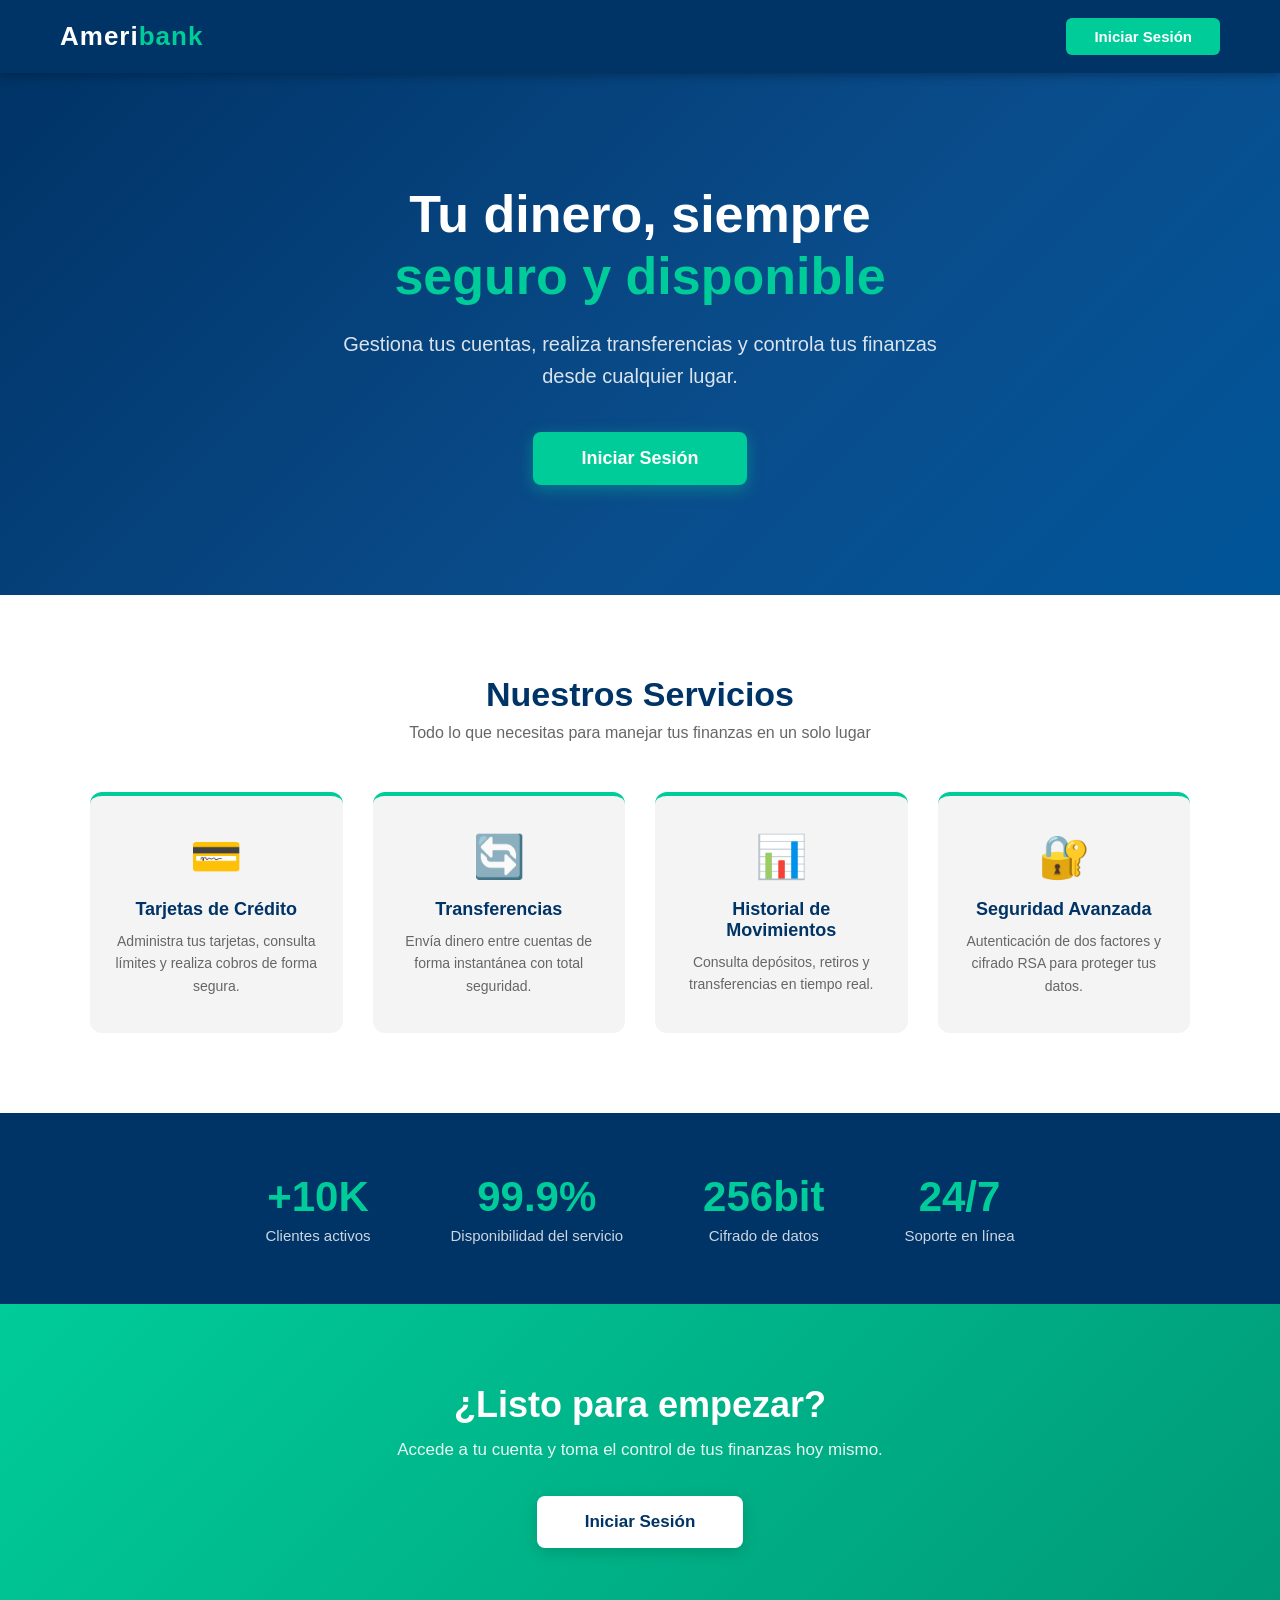
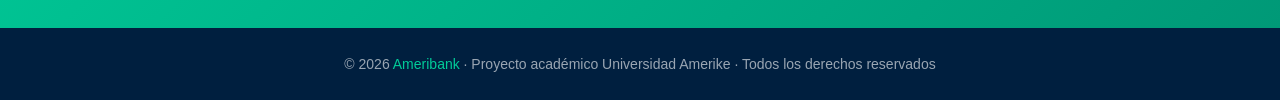
<file: src/main/resources/static/index.html>
<!DOCTYPE html>
<html lang="es">
<head>
    <meta charset="UTF-8">
    <meta name="viewport" content="width=device-width, initial-scale=1.0">
    <title>Ameribank - Tu banco de confianza</title>
    <style>
        * { margin: 0; padding: 0; box-sizing: border-box; }

        body {
            font-family: 'Segoe UI', Tahoma, Geneva, Verdana, sans-serif;
            background: #f4f4f4;
            color: #333;
        }

        /* NAV */
        nav {
            background: #003366;
            display: flex;
            justify-content: space-between;
            align-items: center;
            padding: 18px 60px;
            position: sticky;
            top: 0;
            z-index: 100;
            box-shadow: 0 2px 10px rgba(0,0,0,0.3);
        }
        .nav-logo {
            font-size: 26px;
            font-weight: 700;
            color: white;
            letter-spacing: 1px;
        }
        .nav-logo span { color: #00cc99; }
        .btn-login {
            background: #00cc99;
            color: white;
            padding: 10px 28px;
            border-radius: 6px;
            text-decoration: none;
            font-weight: 600;
            font-size: 15px;
            transition: background 0.2s;
        }
        .btn-login:hover { background: #009977; }

        /* HERO */
        .hero {
            background: linear-gradient(135deg, #003366 0%, #0a4d8c 60%, #005599 100%);
            color: white;
            padding: 110px 60px;
            text-align: center;
        }
        .hero h1 {
            font-size: 52px;
            font-weight: 700;
            margin-bottom: 20px;
            line-height: 1.2;
        }
        .hero h1 span { color: #00cc99; }
        .hero p {
            font-size: 20px;
            color: rgba(255,255,255,0.85);
            max-width: 600px;
            margin: 0 auto 40px auto;
            line-height: 1.6;
        }
        .btn-hero {
            background: #00cc99;
            color: white;
            padding: 16px 48px;
            border-radius: 8px;
            text-decoration: none;
            font-size: 18px;
            font-weight: 700;
            display: inline-block;
            transition: background 0.2s, transform 0.2s;
            box-shadow: 0 4px 15px rgba(0,204,153,0.4);
        }
        .btn-hero:hover { background: #009977; transform: translateY(-2px); }

        /* SERVICIOS */
        .servicios {
            padding: 80px 60px;
            text-align: center;
            background: white;
        }
        .servicios h2 {
            font-size: 34px;
            color: #003366;
            margin-bottom: 10px;
        }
        .servicios .subtitulo {
            color: #666;
            font-size: 16px;
            margin-bottom: 50px;
        }
        .cards {
            display: grid;
            grid-template-columns: repeat(auto-fit, minmax(220px, 1fr));
            gap: 30px;
            max-width: 1100px;
            margin: 0 auto;
        }
        .card {
            background: #f4f4f4;
            border-radius: 12px;
            padding: 36px 24px;
            border-top: 4px solid #00cc99;
            transition: transform 0.2s, box-shadow 0.2s;
        }
        .card:hover { transform: translateY(-5px); box-shadow: 0 8px 24px rgba(0,0,0,0.1); }
        .card-icon {
            font-size: 42px;
            margin-bottom: 18px;
        }
        .card h3 { color: #003366; font-size: 18px; margin-bottom: 10px; }
        .card p { color: #666; font-size: 14px; line-height: 1.6; }

        /* STATS */
        .stats {
            background: #003366;
            color: white;
            padding: 60px;
            display: flex;
            justify-content: center;
            gap: 80px;
            flex-wrap: wrap;
            text-align: center;
        }
        .stat-item h3 { font-size: 42px; font-weight: 700; color: #00cc99; }
        .stat-item p { font-size: 15px; color: rgba(255,255,255,0.8); margin-top: 6px; }

        /* CTA */
        .cta {
            background: linear-gradient(135deg, #00cc99 0%, #009977 100%);
            padding: 80px 60px;
            text-align: center;
            color: white;
        }
        .cta h2 { font-size: 36px; font-weight: 700; margin-bottom: 14px; }
        .cta p { font-size: 17px; margin-bottom: 36px; opacity: 0.9; }
        .btn-cta {
            background: white;
            color: #003366;
            padding: 16px 48px;
            border-radius: 8px;
            text-decoration: none;
            font-size: 17px;
            font-weight: 700;
            display: inline-block;
            transition: transform 0.2s, box-shadow 0.2s;
            box-shadow: 0 4px 15px rgba(0,0,0,0.15);
        }
        .btn-cta:hover { transform: translateY(-2px); box-shadow: 0 8px 24px rgba(0,0,0,0.2); }

        /* FOOTER */
        footer {
            background: #001f3f;
            color: rgba(255,255,255,0.6);
            text-align: center;
            padding: 28px 20px;
            font-size: 14px;
        }
        footer span { color: #00cc99; }
    </style>
</head>
<body>

<!-- NAV -->
<nav>
    <div class="nav-logo">Ameri<span>bank</span></div>
    <a href="login.html" class="btn-login">Iniciar Sesión</a>
</nav>

<!-- HERO -->
<section class="hero">
    <h1>Tu dinero, siempre<br><span>seguro y disponible</span></h1>
    <p>Gestiona tus cuentas, realiza transferencias y controla tus finanzas desde cualquier lugar.</p>
    <a href="login.html" class="btn-hero">Iniciar Sesión</a>
</section>

<!-- SERVICIOS -->
<section class="servicios">
    <h2>Nuestros Servicios</h2>
    <p class="subtitulo">Todo lo que necesitas para manejar tus finanzas en un solo lugar</p>
    <div class="cards">
        <div class="card">
            <div class="card-icon">💳</div>
            <h3>Tarjetas de Crédito</h3>
            <p>Administra tus tarjetas, consulta límites y realiza cobros de forma segura.</p>
        </div>
        <div class="card">
            <div class="card-icon">🔄</div>
            <h3>Transferencias</h3>
            <p>Envía dinero entre cuentas de forma instantánea con total seguridad.</p>
        </div>
        <div class="card">
            <div class="card-icon">📊</div>
            <h3>Historial de Movimientos</h3>
            <p>Consulta depósitos, retiros y transferencias en tiempo real.</p>
        </div>
        <div class="card">
            <div class="card-icon">🔐</div>
            <h3>Seguridad Avanzada</h3>
            <p>Autenticación de dos factores y cifrado RSA para proteger tus datos.</p>
        </div>
    </div>
</section>

<!-- STATS -->
<section class="stats">
    <div class="stat-item">
        <h3>+10K</h3>
        <p>Clientes activos</p>
    </div>
    <div class="stat-item">
        <h3>99.9%</h3>
        <p>Disponibilidad del servicio</p>
    </div>
    <div class="stat-item">
        <h3>256bit</h3>
        <p>Cifrado de datos</p>
    </div>
    <div class="stat-item">
        <h3>24/7</h3>
        <p>Soporte en línea</p>
    </div>
</section>

<!-- CTA -->
<section class="cta">
    <h2>¿Listo para empezar?</h2>
    <p>Accede a tu cuenta y toma el control de tus finanzas hoy mismo.</p>
    <a href="login.html" class="btn-cta">Iniciar Sesión</a>
</section>

<!-- FOOTER -->
<footer>
    <p>&copy; 2026 <span>Ameribank</span> · Proyecto académico Universidad Amerike · Todos los derechos reservados</p>
</footer>

</body>
</html>
</file>
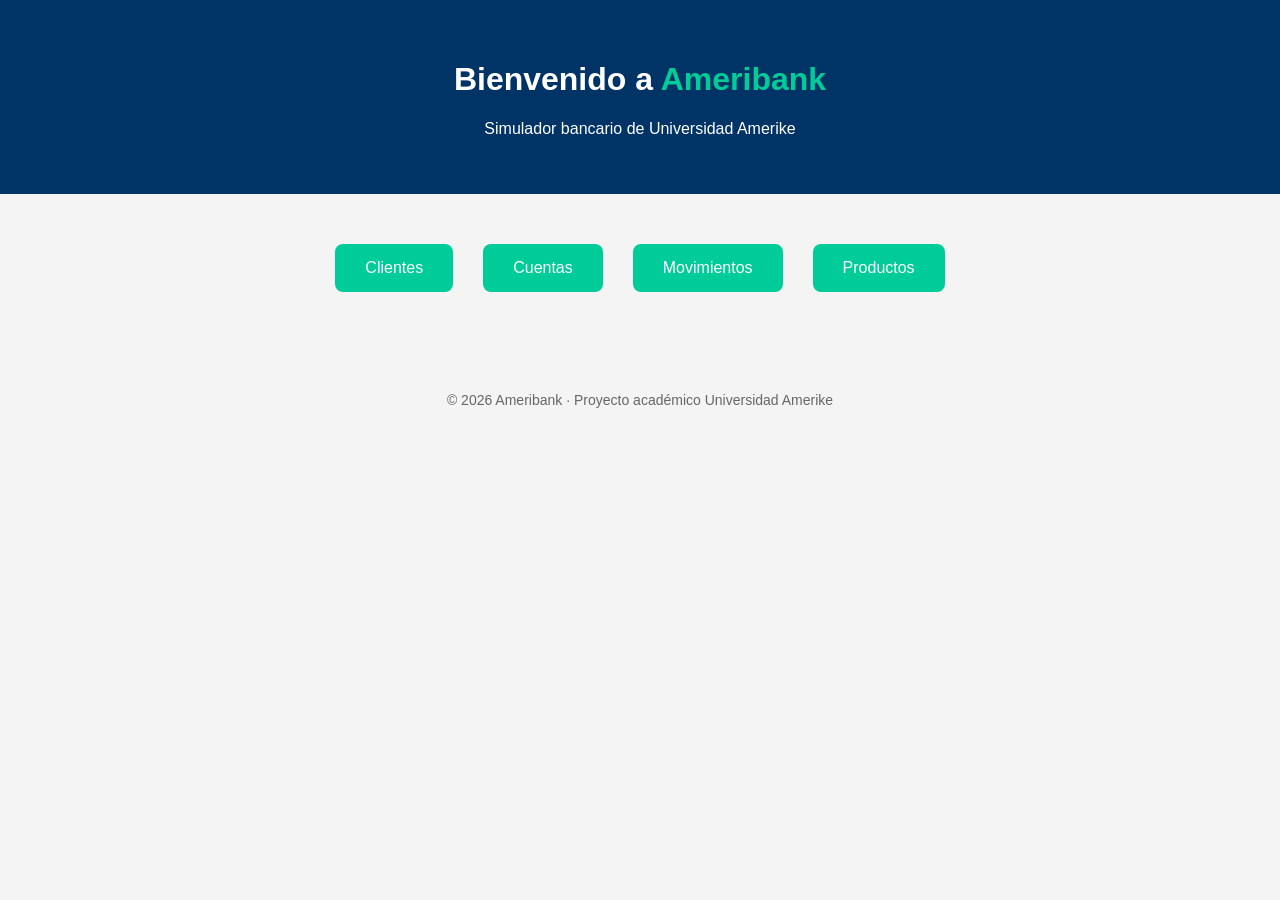
<file: src/main/resources/static/indexAdm.html>
<!DOCTYPE html>
<html lang="es">
<head>
    <meta charset="UTF-8">
    <title>Ameribank - Banca en Línea</title>
    <link rel="stylesheet" href="css/style.css">
</head>
<body>
<header>
    <h1>Bienvenido a <span class="brand">Ameribank</span></h1>
    <p>Simulador bancario de Universidad Amerike</p>
</header>

<main>
    <div class="menu">
        <a href="registro_cliente.html" class="btn">Clientes</a>
        <a href="registro_cuentas.html" class="btn">Cuentas</a>
        <a href="movimientos.html" class="btn">Movimientos</a>
        <a href="registro_producto.html" class="btn">Productos</a>
    </div>
</main>

<footer>
    <p>&copy; 2026 Ameribank · Proyecto académico Universidad Amerike</p>
</footer>
</body>
</html>
</file>
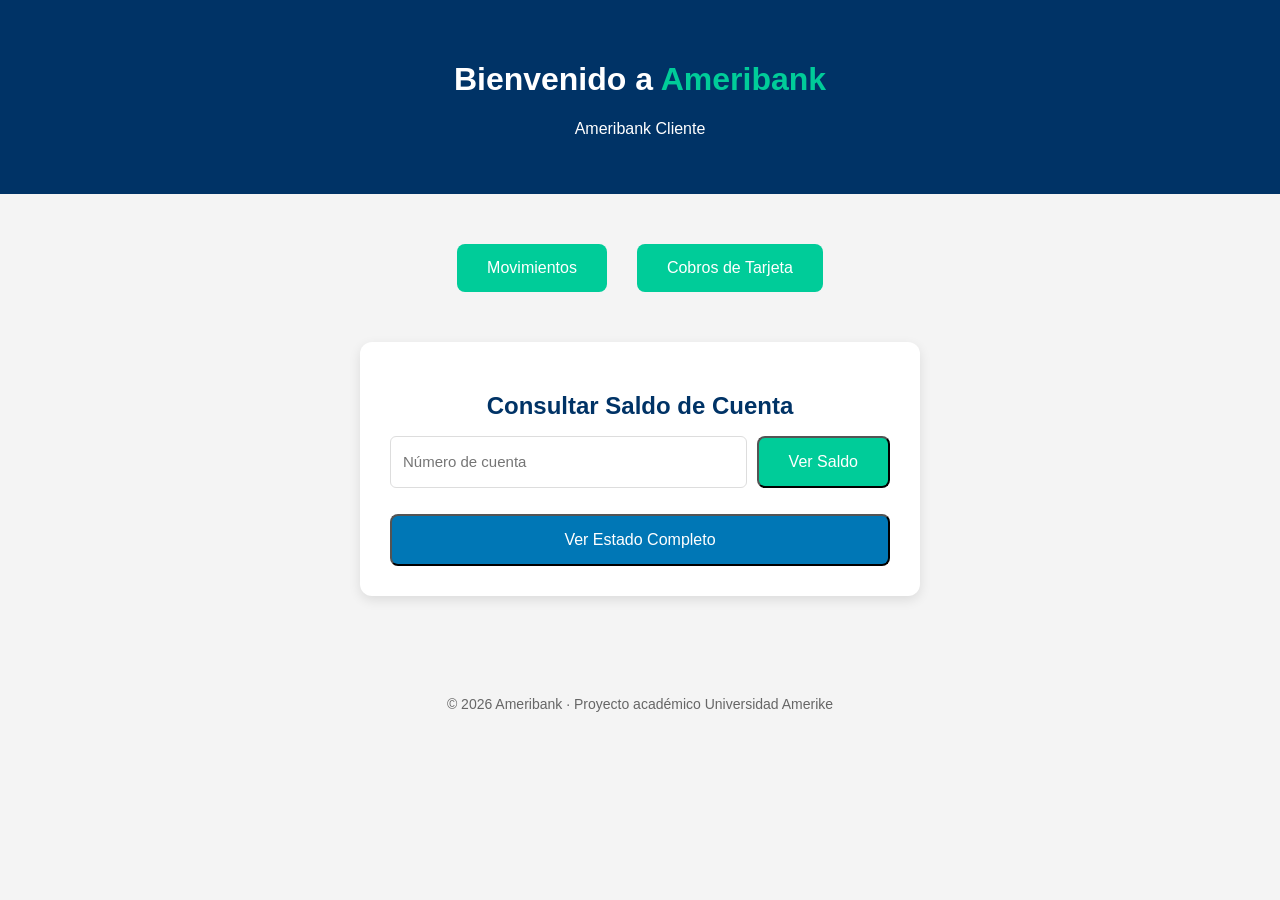
<file: src/main/resources/static/indexCli.html>
<!DOCTYPE html>
<html lang="es">
<head>
    <meta charset="UTF-8">
    <title>Ameribank - Banca en Línea</title>
    <link rel="stylesheet" href="css/style.css">
</head>
<body>
<header>
    <h1>Bienvenido a <span class="brand">Ameribank</span></h1>
    <p>Ameribank Cliente</p>
</header>

<main>
    <div class="menu">
        <a href="movimientos.html" class="btn">Movimientos</a>
        <a href="cobros.html" class="btn">Cobros de Tarjeta</a>
    </div>

    <section style="max-width:500px; margin:30px auto; background:white; padding:30px; border-radius:12px; box-shadow:0 4px 12px rgba(0,0,0,0.1);">
        <h2 style="color:#003366; margin-bottom:16px;">Consultar Saldo de Cuenta</h2>
        <div style="display:flex; gap:10px; margin-bottom:16px;">
            <input id="inputCuenta" type="text" placeholder="Número de cuenta" required
                   style="flex:1; padding:12px; border:1px solid #ddd; border-radius:6px; font-size:15px;">
            <button onclick="consultarSaldo()" class="btn" style="white-space:nowrap;">Ver Saldo</button>
        </div>
        <div id="resultadoSaldo" style="padding:14px; border-radius:8px; display:none;"></div>
        <button onclick="consultarEstado()" class="btn" style="width:100%; margin-top:10px; background:#0077b6;">Ver Estado Completo</button>
        <pre id="resultadoEstado" style="display:none; margin-top:14px; background:#f8f9fa; padding:14px; border-radius:8px; white-space:pre-wrap; font-size:14px;"></pre>
    </section>
</main>

<script>
    async function consultarSaldo() {
        const num = document.getElementById('inputCuenta').value.trim();
        if (!num) return;
        const div = document.getElementById('resultadoSaldo');
        try {
            const r = await fetch(`/api/cuentas/saldo?numeroCuenta=${encodeURIComponent(num)}`);
            const txt = await r.text();
            div.textContent = txt;
            div.style.display = 'block';
            div.style.background = r.ok ? '#d4edda' : '#f8d7da';
            div.style.color = r.ok ? '#155724' : '#721c24';
        } catch {
            div.textContent = 'Error de conexión';
            div.style.display = 'block';
            div.style.background = '#f8d7da';
            div.style.color = '#721c24';
        }
    }

    async function consultarEstado() {
        const num = document.getElementById('inputCuenta').value.trim();
        if (!num) return;
        const pre = document.getElementById('resultadoEstado');
        try {
            const r = await fetch(`/api/cuentas/estado?numeroCuenta=${encodeURIComponent(num)}`);
            pre.textContent = await r.text();
            pre.style.display = 'block';
        } catch {
            pre.textContent = 'Error de conexión';
            pre.style.display = 'block';
        }
    }
</script>

<footer>
    <p>&copy; 2026 Ameribank · Proyecto académico Universidad Amerike</p>
</footer>
</body>
</html>
</file>
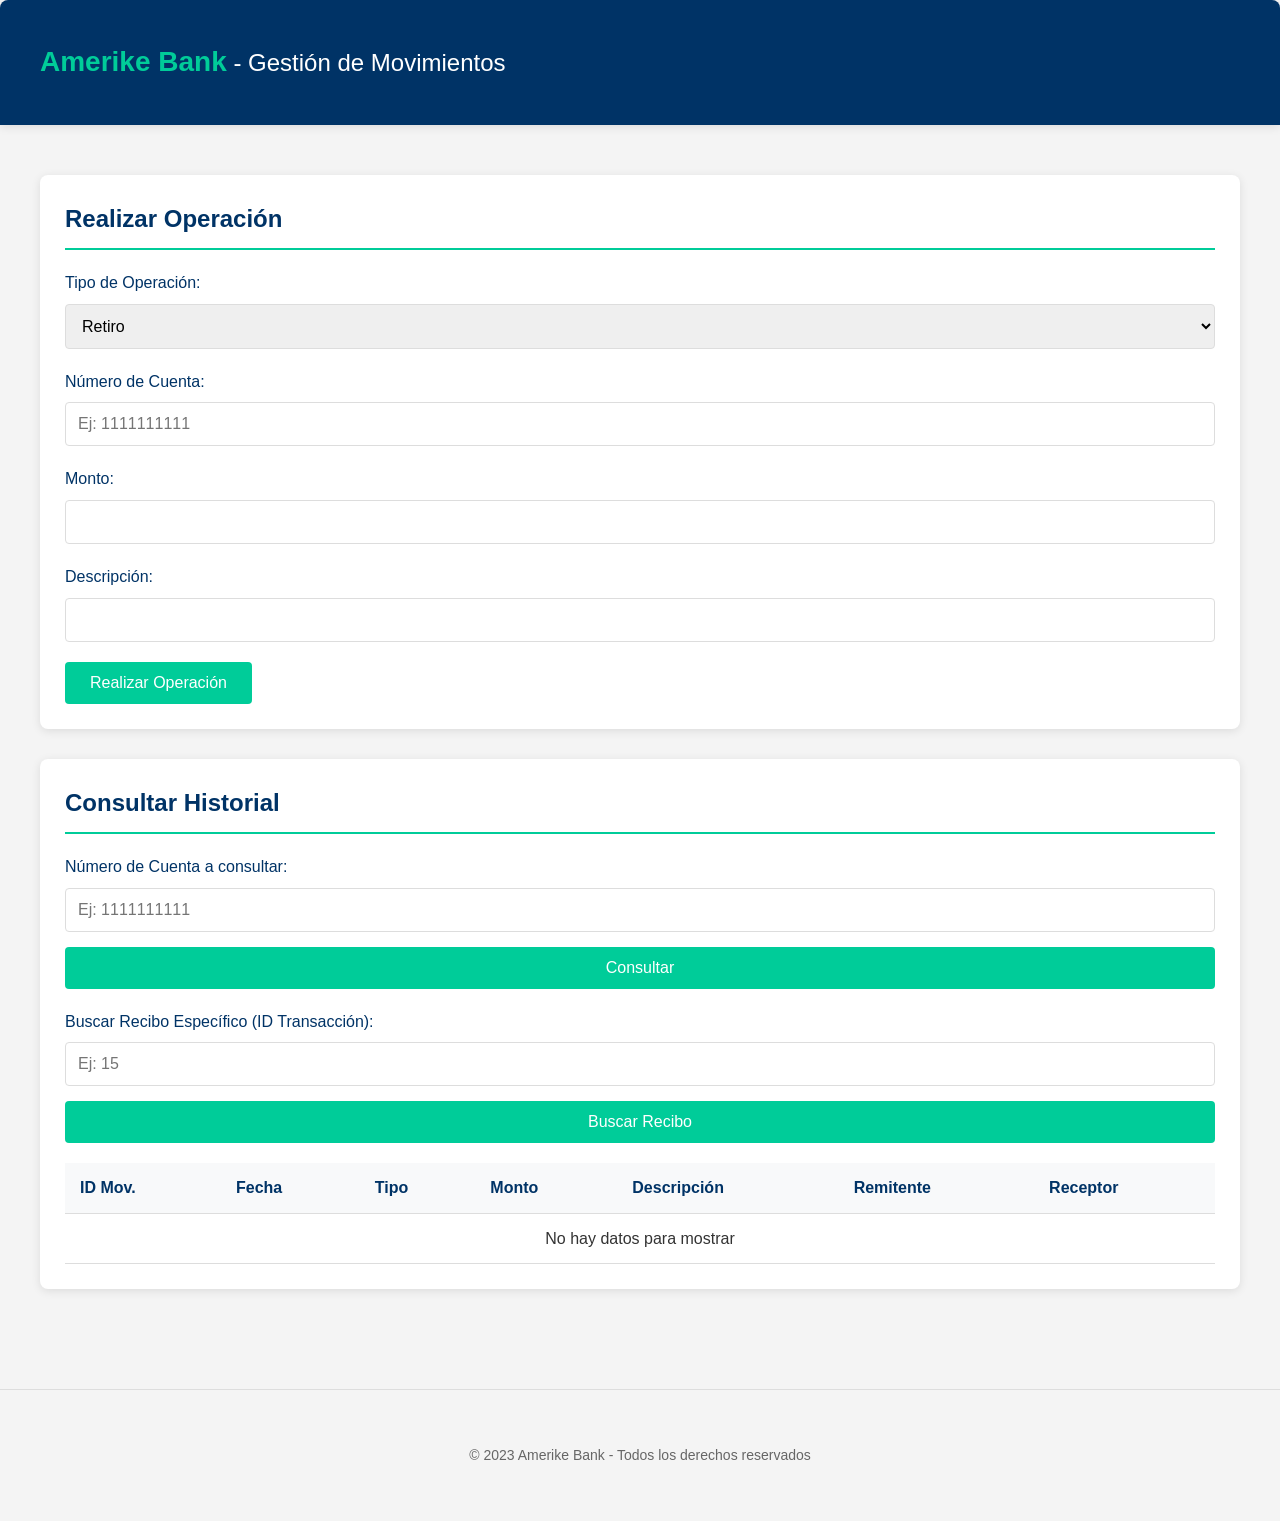
<file: src/main/resources/static/movimientos.html>
<!DOCTYPE html>
<html lang="es">
<head>
    <meta charset="UTF-8">
    <meta name="viewport" content="width=device-width, initial-scale=1.0">
    <title>Gestión de Movimientos - Amerike Bank</title>
    <style>
        body {
            font-family: 'Segoe UI', Tahoma, Geneva, Verdana, sans-serif;
            background-color: #f4f4f4;
            margin: 0;
            padding: 0;
            color: #333;
            line-height: 1.6;
        }

        .container {
            max-width: 1200px;
            margin: 0 auto;
            padding: 20px;
        }

        header {
            background-color: #003366;
            color: white;
            padding: 20px 0;
            border-radius: 8px 8px 0 0;
            margin-bottom: 30px;
            box-shadow: 0 2px 10px rgba(0, 0, 0, 0.1);
        }

        .brand {
            color: #00cc99;
            font-weight: bold;
            font-size: 28px;
        }

        h1 {
            margin: 0;
            font-size: 24px;
            font-weight: 500;
        }

        h2 {
            color: #003366;
            border-bottom: 2px solid #00cc99;
            padding-bottom: 10px;
            margin-top: 30px;
        }

        .card {
            background-color: white;
            border-radius: 8px;
            box-shadow: 0 2px 10px rgba(0, 0, 0, 0.1);
            padding: 25px;
            margin-bottom: 30px;
        }

        .form-group {
            margin-bottom: 20px;
            text-align: left;
        }

        label {
            display: block;
            margin-bottom: 8px;
            font-weight: 500;
            color: #003366;
        }

        input, select {
            width: 100%;
            padding: 12px;
            border: 1px solid #ddd;
            border-radius: 4px;
            font-size: 16px;
            box-sizing: border-box;
        }

        input:focus, select:focus {
            border-color: #00cc99;
            outline: none;
            box-shadow: 0 0 0 2px rgba(0, 204, 153, 0.2);
        }

        .btn {
            background-color: #00cc99;
            color: white;
            border: none;
            padding: 12px 25px;
            border-radius: 4px;
            font-size: 16px;
            cursor: pointer;
            transition: background-color 0.3s;
            font-weight: 500;
        }

        .btn:hover {
            background-color: #009977;
        }

        .btn-secondary {
            background-color: #6c757d;
        }

        .btn-secondary:hover {
            background-color: #5a6268;
        }

        .btn-group {
            display: flex;
            gap: 10px;
            margin-top: 15px;
        }

        .btn-group .btn {
            flex: 1;
        }

        table {
            width: 100%;
            border-collapse: collapse;
            margin-top: 20px;
        }

        th, td {
            padding: 12px 15px;
            text-align: left;
            border-bottom: 1px solid #ddd;
        }

        th {
            background-color: #f8f9fa;
            color: #003366;
            font-weight: 600;
        }

        tr:hover {
            background-color: #f8f9fa;
        }

        .hidden {
            display: none;
        }

        .alert {
            padding: 15px;
            border-radius: 4px;
            margin-bottom: 20px;
        }

        .alert-success {
            background-color: #d4edda;
            color: #155724;
            border: 1px solid #c3e6cb;
        }

        .alert-error {
            background-color: #f8d7da;
            color: #721c24;
            border: 1px solid #f5c6cb;
        }

        footer {
            margin-top: 50px;
            text-align: center;
            font-size: 14px;
            color: #666;
            padding: 20px 0;
            border-top: 1px solid #ddd;
        }

        .section-title {
            display: flex;
            align-items: center;
            margin-bottom: 20px;
        }

        .section-title h2 {
            margin: 0;
            flex-grow: 1;
        }

        @media (max-width: 768px) {
            .container {
                padding: 10px;
            }

            .card {
                padding: 15px;
            }

            .btn-group {
                flex-direction: column;
            }
        }
    </style>
</head>
<body>
<header>
    <div class="container">
        <h1><span class="brand">Amerike Bank</span> - Gestión de Movimientos</h1>
    </div>
</header>

<div class="container">
    <div class="card">
        <div class="section-title">
            <h2>Realizar Operación</h2>
        </div>

        <form id="movimientoForm">
            <div class="form-group">
                <label for="tipoOperacion">Tipo de Operación:</label>
                <select id="tipoOperacion" name="tipoOperacion">
                    <option value="RETIRO">Retiro</option>
                    <option value="DEPOSITO">Depósito</option>
                    <option value="TRANSFERENCIA">Transferencia</option>
                </select>
            </div>

            <div class="form-group">
                <label for="numeroCuenta" id="labelNumeroCuenta">Número de Cuenta:</label>
                <input type="text" id="numeroCuenta" name="numeroCuenta" placeholder="Ej: 1111111111">
            </div>

            <div class="form-group hidden" id="campoCuentaDestino">
                <label for="cuentaDestino">Cuenta Destino (Número):</label>
                <input type="text" id="cuentaDestino" name="cuentaDestino">
            </div>

            <div class="form-group hidden" id="campoCuentaRemitente">
                <label for="cuentaRemitente">Cuenta Remitente:</label>
                <input type="text" id="cuentaRemitente" name="cuentaRemitente">
            </div>

            <div class="form-group">
                <label for="monto">Monto:</label>
                <input type="text" id="monto" name="monto">
            </div>

            <div class="form-group">
                <label for="descripcion">Descripción:</label>
                <input type="text" id="descripcion" name="descripcion">
            </div>

            <button type="submit" class="btn">Realizar Operación</button>
        </form>
    </div>

    <div class="card">
        <div class="section-title">
            <h2>Consultar Historial</h2>
        </div>

        <div class="form-group">
            <label for="consultaNumeroCuenta">Número de Cuenta a consultar:</label>
            <input type="text" id="consultaNumeroCuenta" placeholder="Ej: 1111111111">
            <div class="btn-group">
                <button id="btnConsultar" class="btn">Consultar</button>
            </div>
        </div>

        <div class="form-group">
            <label for="consultaMovimientoId">Buscar Recibo Específico (ID Transacción):</label>
            <input type="text" id="consultaMovimientoId" placeholder="Ej: 15">
            <div class="btn-group">
                <button id="btnConsultarPorId" class="btn">Buscar Recibo</button>
            </div>
        </div>

        <table>
            <thead>
            <tr>
                <th>ID Mov.</th>
                <th>Fecha</th>
                <th>Tipo</th>
                <th>Monto</th>
                <th>Descripción</th>
                <th>Remitente</th>
                <th>Receptor</th>
            </tr>
            </thead>
            <tbody id="historialBody">
            <tr>
                <td colspan="7" style="text-align: center;">No hay datos para mostrar</td>
            </tr>
            </tbody>
        </table>
    </div>
</div>

<footer>
    <div class="container">
        <p>&copy; 2023 Amerike Bank - Todos los derechos reservados</p>
    </div>
</footer>

<script>
    const tipoOperacionSelect = document.getElementById('tipoOperacion');
    const campoCuentaDestino = document.getElementById('campoCuentaDestino');
    const campoCuentaRemitente = document.getElementById('campoCuentaRemitente');
    const labelNumeroCuenta = document.getElementById('labelNumeroCuenta');

    tipoOperacionSelect.addEventListener('change', function() {
        const tipo = this.value;
        campoCuentaDestino.classList.add('hidden');
        campoCuentaRemitente.classList.add('hidden');

        if (tipo === 'RETIRO') {
            labelNumeroCuenta.textContent = 'Número de Cuenta:';
        } else if (tipo === 'DEPOSITO') {
            labelNumeroCuenta.textContent = 'Número de Cuenta (Receptora):';
            campoCuentaRemitente.classList.remove('hidden');
        } else if (tipo === 'TRANSFERENCIA') {
            labelNumeroCuenta.textContent = 'Número de Cuenta (Origen):';
            campoCuentaDestino.classList.remove('hidden');
        }
    });
    tipoOperacionSelect.dispatchEvent(new Event('change'));

    document.getElementById('movimientoForm').addEventListener('submit', async function(event) {
        event.preventDefault();
        const tipo = document.getElementById('tipoOperacion').value;
        const formData = new FormData();
        let url = '';
        const numCuentaOperacion = document.getElementById('numeroCuenta').value;

        if (tipo === 'RETIRO') {
            url = '/api/movimientos/retiro';
            formData.append('numeroCuenta', numCuentaOperacion);
            formData.append('monto', document.getElementById('monto').value);
            formData.append('descripcion', document.getElementById('descripcion').value);

        } else if (tipo === 'DEPOSITO') {
            url = '/api/movimientos/deposito';
            formData.append('numeroCuenta', numCuentaOperacion);
            formData.append('monto', document.getElementById('monto').value);
            formData.append('descripcion', document.getElementById('descripcion').value);
            formData.append('cuentaRemitente', document.getElementById('cuentaRemitente').value);

        } else if (tipo === 'TRANSFERENCIA') {
            url = '/api/movimientos/transferencia';
            formData.append('cuentaOrigen', numCuentaOperacion);
            formData.append('cuentaDestino', document.getElementById('cuentaDestino').value);
            formData.append('monto', document.getElementById('monto').value);
            formData.append('descripcion', document.getElementById('descripcion').value);
        }

        try {
            const response = await fetch(url, {
                method: 'POST',
                body: new URLSearchParams(formData)
            });
            const data = await response.json();

            if (response.ok) {
                if (data.status === 'success') {
                    showAlert('Éxito: ' + data.message, 'success');
                    // Auto-llenar consulta y buscar
                    document.getElementById('consultaNumeroCuenta').value = numCuentaOperacion;
                    consultarHistorial();
                } else {
                    showAlert('Error: ' + (data.message || 'Error desconocido'), 'error');
                }
            } else {
                showAlert('Error del Servidor: ' + (data.message || 'Sin mensaje'), 'error');
            }
        } catch (error) {
            showAlert('ERROR FATAL: ' + error.message, 'error');
        }
    });

    // Función de consulta general
    async function consultarHistorial() {
        const numeroCuenta = document.getElementById('consultaNumeroCuenta').value;
        const tbody = document.getElementById('historialBody');
        tbody.innerHTML = '<tr><td colspan="7">Cargando...</td></tr>';

        try {
            const response = await fetch(`/api/movimientos/consulta?numeroCuenta=${numeroCuenta}&limite=20`);
            if (!response.ok) throw new Error('Error en consulta');
            const movimientos = await response.json();
            popularTabla(movimientos);
        } catch (error) {
            tbody.innerHTML = `<tr><td colspan="7">Error: ${error.message}</td></tr>`;
        }
    }

    // Función de consulta por ID de Recibo
    async function consultarPorId() {
        const movId = document.getElementById('consultaMovimientoId').value;
        const tbody = document.getElementById('historialBody');
        tbody.innerHTML = '<tr><td colspan="7">Cargando...</td></tr>';

        try {
            const response = await fetch(`/api/movimientos/consulta/por-id?movimientoId=${movId}`);
            if (!response.ok) throw new Error('Error en consulta');
            const movimientos = await response.json();
            popularTabla(movimientos);
        } catch (error) {
            tbody.innerHTML = `<tr><td colspan="7">Error: ${error.message}</td></tr>`;
        }
    }

    function popularTabla(movimientos) {
        const tbody = document.getElementById('historialBody');
        tbody.innerHTML = '';
        if (!movimientos || movimientos.length === 0) {
            tbody.innerHTML = '<tr><td colspan="7">No se encontraron movimientos.</td></tr>';
            return;
        }
        movimientos.forEach(mov => {
            const tr = document.createElement('tr');
            const fecha = new Date(mov.fechaMovimiento).toLocaleString('es-ES');
            tr.innerHTML = `
                <td>${mov.id}</td>
                <td>${fecha}</td>
                <td>${mov.tipoMovimiento}</td>
                <td>${mov.monto}</td>
                <td>${mov.descripcion}</td>
                <td>${mov.cuentaRemitente || '-'}</td>
                <td>${mov.cuentaReceptora || '-'}</td>
            `;
            tbody.appendChild(tr);
        });
    }

    function showAlert(message, type) {
        // Eliminar alertas anteriores
        const existingAlert = document.querySelector('.alert');
        if (existingAlert) {
            existingAlert.remove();
        }

        const alertDiv = document.createElement('div');
        alertDiv.className = `alert alert-${type}`;
        alertDiv.textContent = message;

        // Insertar después del header
        const container = document.querySelector('.container');
        container.insertBefore(alertDiv, container.firstChild);

        // Auto-eliminar después de 5 segundos
        setTimeout(() => {
            if (alertDiv.parentNode) {
                alertDiv.remove();
            }
        }, 5000);
    }

    document.getElementById('btnConsultar').addEventListener('click', consultarHistorial);
    document.getElementById('btnConsultarPorId').addEventListener('click', consultarPorId);
</script>
</body>
</html>
</file>
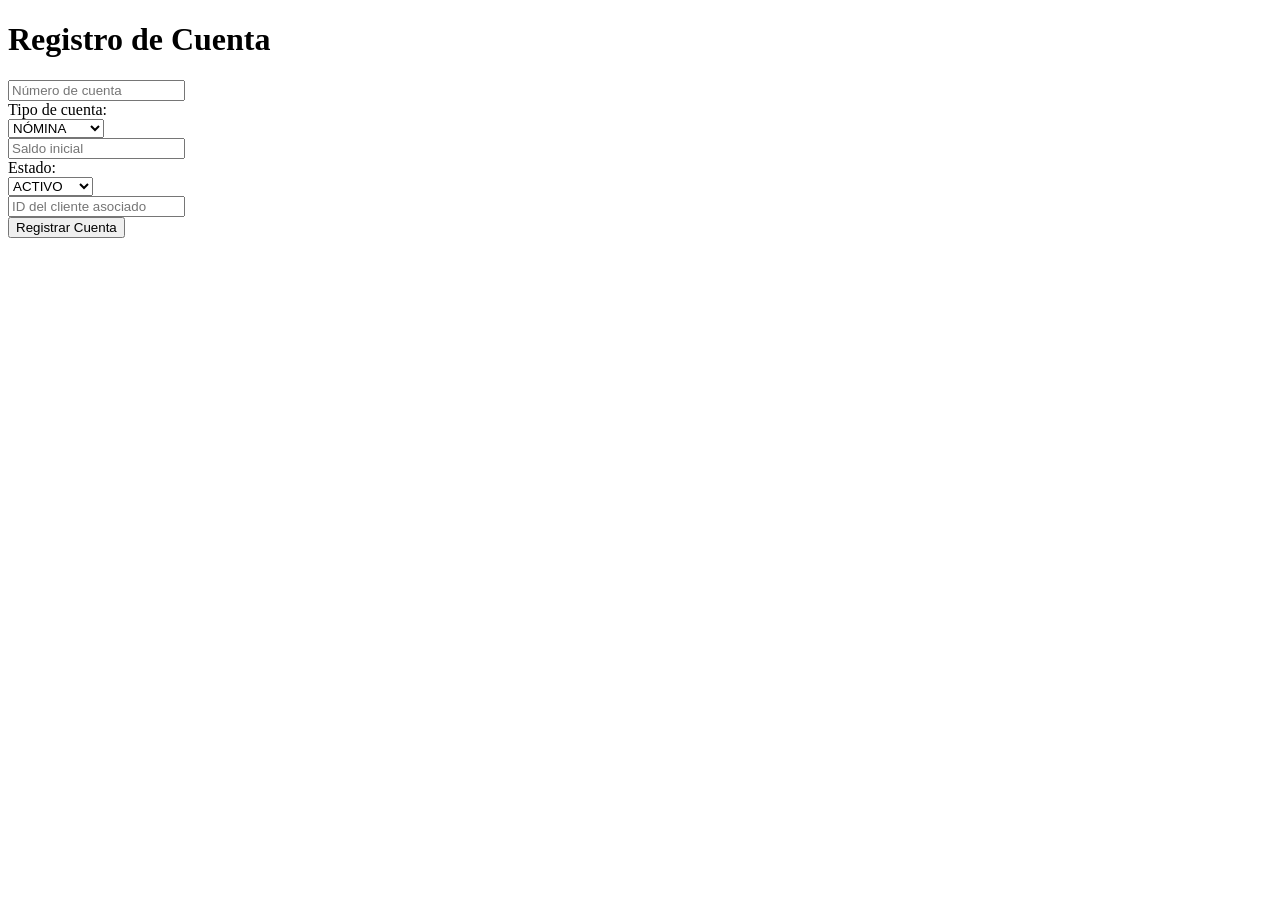
<file: src/main/resources/static/registro_cuenta.html>
<!DOCTYPE html>
<html lang="es">
<head>
    <meta charset="UTF-8">
    <title>Registro de Cuenta - Ameribank</title>
</head>
<body>
<h1>Registro de Cuenta</h1>
<form action="/api/cuentas/registrar" method="post">
    <input name="numeroCuenta" placeholder="Número de cuenta" required><br>

    <label for="tipoCuenta">Tipo de cuenta:</label><br>
    <select name="tipoCuenta" id="tipoCuenta" required>
        <option value="NOMINA">NÓMINA</option>
        <option value="INVERSION">INVERSIÓN</option>
        <option value="AHORRO">AHORRO</option>
    </select><br>

    <input name="saldo" type="number" step="0.01" placeholder="Saldo inicial" required><br>

    <label for="estado">Estado:</label><br>
    <select name="estado" id="estado" required>
        <option value="ACTIVO">ACTIVO</option>
        <option value="INACTIVO">INACTIVO</option>
    </select><br>

    <input name="clienteId" type="number" placeholder="ID del cliente asociado" required><br>

    <button type="submit">Registrar Cuenta</button>
</form>
</body>
</html>
</file>
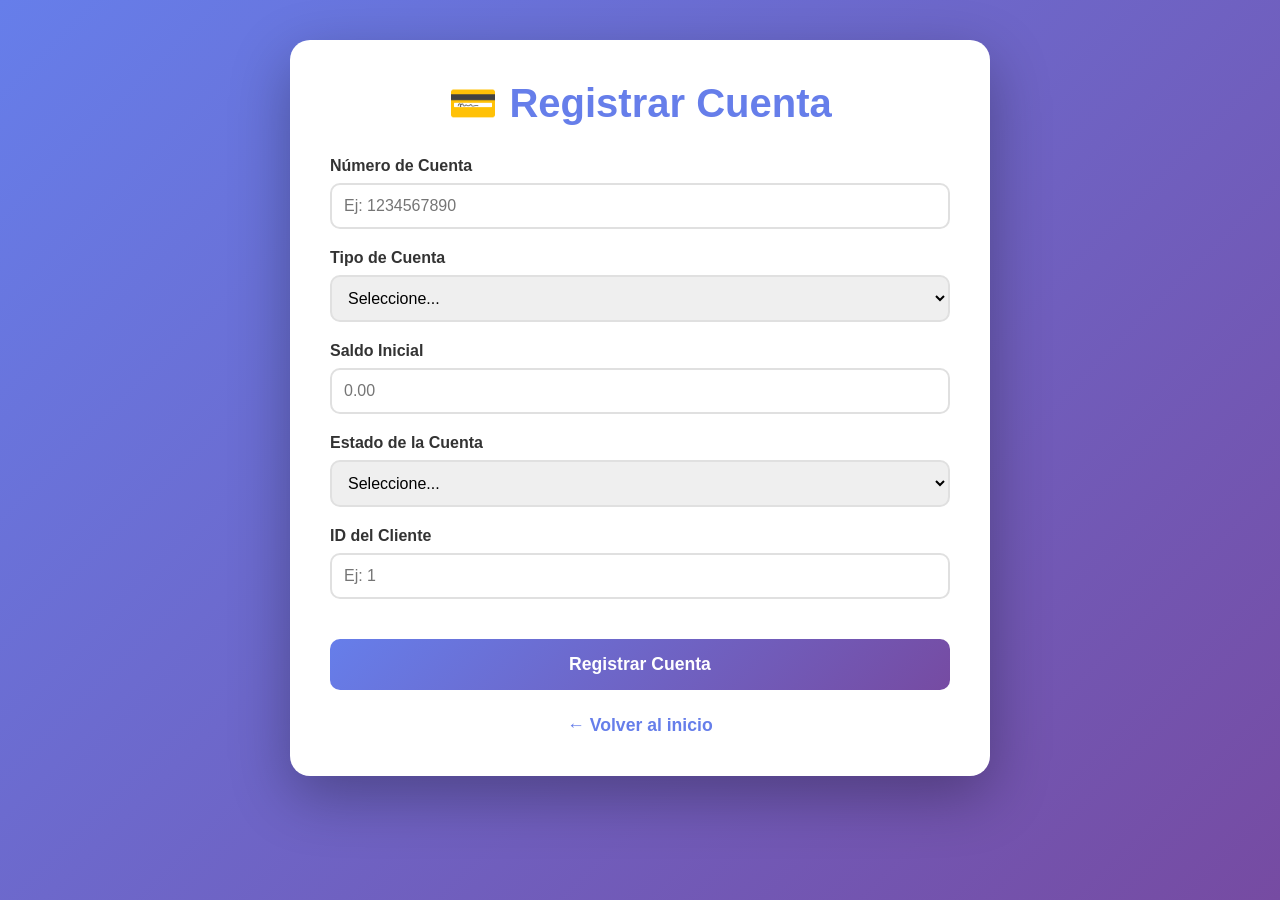
<file: src/main/resources/static/registro_cuentas.html>
<!DOCTYPE html>
<html lang="es">
<head>
    <meta charset="UTF-8">
    <meta name="viewport" content="width=device-width, initial-scale=1.0">
    <title>Registro de Cuenta - Ameribank</title>
    <style>
        * {
            margin: 0;
            padding: 0;
            box-sizing: border-box;
        }
        body {
            font-family: 'Segoe UI', Tahoma, Geneva, Verdana, sans-serif;
            background: linear-gradient(135deg, #667eea 0%, #764ba2 100%);
            min-height: 100vh;
            padding: 40px 20px;
        }
        .container {
            max-width: 700px;
            margin: auto;
            background: white;
            padding: 40px;
            border-radius: 20px;
            box-shadow: 0 20px 60px rgba(0,0,0,0.3);
        }
        h1 {
            color: #667eea;
            text-align: center;
            margin-bottom: 30px;
            font-size: 2.5em;
        }
        .form-group {
            margin-bottom: 20px;
        }
        label {
            display: block;
            margin-bottom: 8px;
            color: #333;
            font-weight: 600;
        }
        input, select {
            width: 100%;
            padding: 12px;
            border: 2px solid #e0e0e0;
            border-radius: 10px;
            font-size: 1em;
            transition: border 0.3s;
        }
        input:focus, select:focus {
            outline: none;
            border-color: #667eea;
        }
        button {
            width: 100%;
            padding: 15px;
            background: linear-gradient(135deg, #667eea 0%, #764ba2 100%);
            color: white;
            border: none;
            border-radius: 10px;
            font-size: 1.1em;
            font-weight: bold;
            cursor: pointer;
            transition: all 0.3s;
            margin-top: 20px;
        }
        button:hover {
            transform: translateY(-2px);
            box-shadow: 0 10px 25px rgba(102, 126, 234, 0.4);
        }
        .back-link {
            display: block;
            text-align: center;
            margin-top: 25px;
            color: #667eea;
            text-decoration: none;
            font-weight: 600;
            font-size: 1.1em;
        }
        .back-link:hover {
            text-decoration: underline;
        }
        .mensaje {
            padding: 15px;
            border-radius: 10px;
            margin-top: 20px;
            display: none;
            text-align: center;
            font-weight: bold;
        }
        .mensaje.exito {
            background: #d4edda;
            color: #155724;
            border: 2px solid #c3e6cb;
        }
        .mensaje.error {
            background: #f8d7da;
            color: #721c24;
            border: 2px solid #f5c6cb;
        }
    </style>
</head>
<body>
<div class="container">
    <h1>💳 Registrar Cuenta</h1>

    <form id="registroForm">
        <div class="form-group">
            <label>Número de Cuenta</label>
            <input type="text" name="numeroCuenta" placeholder="Ej: 1234567890" required>
        </div>

        <div class="form-group">
            <label>Tipo de Cuenta</label>
            <select name="tipoCuenta" required>
                <option value="">Seleccione...</option>
                <option value="AHORRO">Ahorro</option>
                <option value="NOMINA">Nómina</option>
                <option value="INVERSION">Inversión</option>
            </select>
        </div>

        <div class="form-group">
            <label>Saldo Inicial</label>
            <input type="number" name="saldo" step="0.01" min="0" placeholder="0.00" required>
        </div>

        <div class="form-group">
            <label>Estado de la Cuenta</label>
            <select name="estado" required>
                <option value="">Seleccione...</option>
                <option value="ACTIVO">Activa</option>
                <option value="INACTIVO">Inactiva</option>
            </select>
        </div>

        <div class="form-group">
            <label>ID del Cliente</label>
            <input type="number" name="clienteId" placeholder="Ej: 1" required>
        </div>

        <button type="submit">Registrar Cuenta</button>
    </form>

    <div id="mensaje" class="mensaje"></div>

    <a href="/index.html" class="back-link">← Volver al inicio</a>
</div>

<script>
    document.getElementById('registroForm').addEventListener('submit', async (e) => {
        e.preventDefault();

        const formData = new FormData(e.target);
        const params = new URLSearchParams(formData);

        const mensajeDiv = document.getElementById('mensaje');

        try {
            const response = await fetch('/api/cuentas/registrar', {
                method: 'POST',
                headers: {
                    'Content-Type': 'application/x-www-form-urlencoded',
                },
                body: params
            });

            const texto = await response.text();

            mensajeDiv.textContent = texto;
            mensajeDiv.className = 'mensaje ' + (response.ok ? 'exito' : 'error');
            mensajeDiv.style.display = 'block';

            if (response.ok) {
                e.target.reset();
            }

        } catch (error) {
            mensajeDiv.textContent = 'Error de conexión con el servidor';
            mensajeDiv.className = 'mensaje error';
            mensajeDiv.style.display = 'block';
        }
    });
</script>
</body>
</html>
</file>
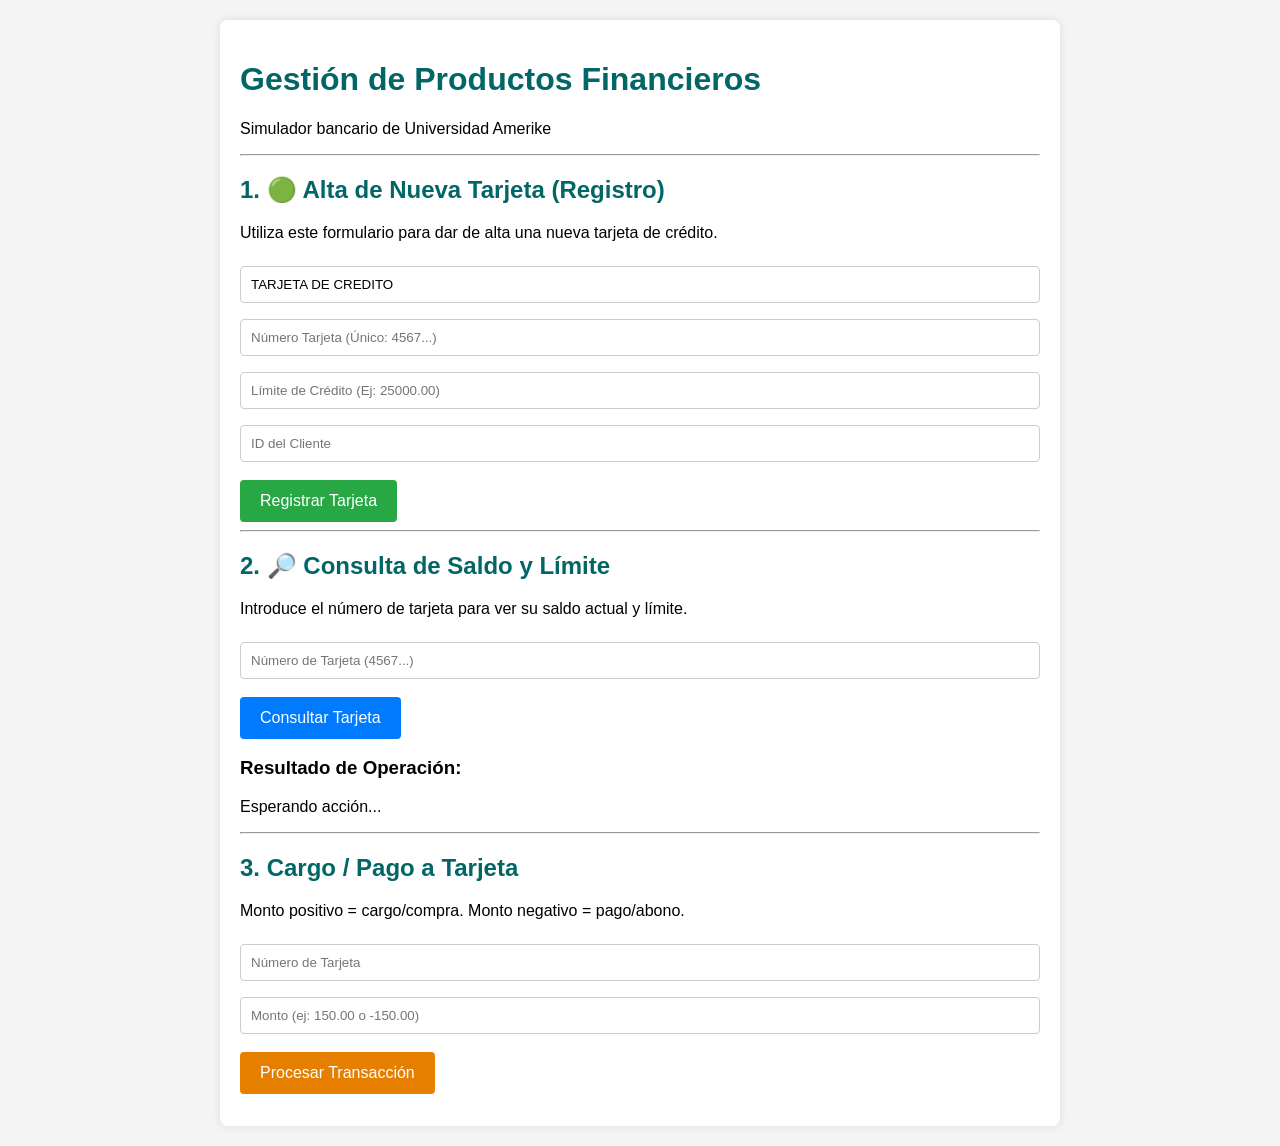
<file: src/main/resources/static/registro_producto.html>
<!DOCTYPE html>
<html lang="es">
<head>
    <meta charset="UTF-8">
    <title>Gestión de Productos Financieros - Ameribank</title>
    <style>
        /* Estilos básicos para que se vea limpio */
        body { font-family: Arial, sans-serif; margin: 20px; background-color: #f4f4f4; }
        .container { max-width: 800px; margin: auto; background: white; padding: 20px; border-radius: 8px; box-shadow: 0 0 10px rgba(0, 0, 0, 0.1); }
        input[type="text"], input[type="number"] { width: 100%; padding: 10px; margin: 8px 0; display: inline-block; border: 1px solid #ccc; border-radius: 4px; box-sizing: border-box; }
        button { background-color: #007bff; color: white; padding: 12px 20px; border: none; border-radius: 4px; cursor: pointer; font-size: 16px; margin-top: 10px; }
        button:hover { background-color: #0056b3; }
        .success { color: green; font-weight: bold; }
        .error { color: red; font-weight: bold; }
        .info-card { border: 1px solid #007bff; padding: 15px; margin-top: 15px; border-radius: 5px; background-color: #e6f0ff; }
        h1, h2 { color: #036666; }
    </style>
</head>
<body>
<div class="container">
    <h1>Gestión de Productos Financieros</h1>
    <p>Simulador bancario de Universidad Amerike</p>

    <hr>

    <h2>1. 🟢 Alta de Nueva Tarjeta (Registro)</h2>
    <p>Utiliza este formulario para dar de alta una nueva tarjeta de crédito.</p>

    <form id="altaForm">
        <input type="text" name="tipoProducto" value="TARJETA DE CREDITO" readonly required><br>
        <input type="text" name="numeroTarjeta" placeholder="Número Tarjeta (Único: 4567...)" required><br>
        <input type="number" name="limiteCredito" step="0.01" placeholder="Límite de Crédito (Ej: 25000.00)" required><br>
        <input type="number" name="clienteId" placeholder="ID del Cliente " required><br>

        <button type="submit" style="background-color: #28a745;">
            Registrar Tarjeta
        </button>
    </form>

    <hr>

    <h2>2. 🔎 Consulta de Saldo y Límite</h2>
    <p>Introduce el número de tarjeta para ver su saldo actual y límite.</p>

    <form id="consultaForm">
        <input type="text" name="numeroTarjeta" placeholder="Número de Tarjeta (4567...)" required><br>

        <button type="submit">
            Consultar Tarjeta
        </button>
    </form>

    <div id="resultado">
        <h3>Resultado de Operación:</h3>
        <p>Esperando acción...</p>
    </div>

    <hr>

    <h2>3. Cargo / Pago a Tarjeta</h2>
    <p>Monto positivo = cargo/compra. Monto negativo = pago/abono.</p>

    <form id="transaccionForm">
        <input type="text" name="numeroTarjeta" placeholder="Número de Tarjeta" required><br>
        <input type="number" name="monto" step="0.01" placeholder="Monto (ej: 150.00 o -150.00)" required><br>
        <button type="submit" style="background-color: #e67e00;">Procesar Transacción</button>
    </form>

    <div id="resultadoTransaccion" style="margin-top:12px; font-weight:bold;"></div>
</div>

<script>
    document.addEventListener('DOMContentLoaded', () => {
        const resultadoDiv = document.getElementById('resultado');

        // Función para mostrar mensajes de forma consistente
        const mostrarResultado = (titulo, mensaje, esExito) => {
            const clase = esExito ? 'success' : 'error';
            resultadoDiv.innerHTML = `<h3>${titulo}</h3><p class="${clase}">${mensaje}</p>`;
        };

        // --- MANEJO DE ALTA DE TARJETA ---
        document.getElementById('altaForm').addEventListener('submit', async (e) => {
            e.preventDefault();
            const form = e.target;
            const data = Object.fromEntries(new FormData(form).entries());

            // Añadir campos fijos (para cumplir con el constructor o SP)
            data.saldoActual = '0.00';

            // Endpoint: POST /api/productos/tarjetas/alta (Esta URL es correcta)
            try {
                const response = await fetch('/api/productos/tarjetas/alta', {
                    method: 'POST',
                    headers: { 'Content-Type': 'application/json' },
                    body: JSON.stringify(data)
                });

                const text = await response.text();

                if (response.ok) {
                    mostrarResultado("Éxito de Registro", `Tarjeta ${data.numeroTarjeta} registrada. ${text}`, true);
                    form.reset();
                } else {
                    mostrarResultado("Error de Registro", `Falló al registrar: ${text}`, false);
                    console.error("Error del servidor:", text);
                }
            } catch (error) {
                mostrarResultado("Error de Conexión", "No se pudo conectar al servidor Spring Boot o hubo un error de red.", false);
            }
        });

        // --- MANEJO DE CONSULTA DE SALDO Y LÍMITE ---
        document.getElementById('consultaForm').addEventListener('submit', async (e) => {
            e.preventDefault();
            const form = e.target;
            const numeroTarjeta = form.numeroTarjeta.value;

            //  CORRECCIÓN CRÍTICA: Se eliminó /tarjetas para coincidir con el Controller /api/productos/consulta/{num}
            try {
                const response = await fetch(`/api/productos/consulta/${numeroTarjeta}`, {
                    method: 'GET'
                });

                if (response.ok) {
                    const producto = await response.json();
                    if (producto.numeroTarjeta) { // Usamos numeroTarjeta para verificar que el objeto no esté vacío
                        const mensaje = `
                            <div class="info-card">
                                <strong>Tarjeta:</strong> ${producto.numeroTarjeta}<br>
                                <strong>Tipo:</strong> ${producto.tipoProducto}<br>
                                <strong>Saldo Actual:</strong> $${producto.saldoActual}<br>
                                <strong>Límite de Crédito:</strong> $${producto.limiteCredito}
                            </div>
                        `;
                        mostrarResultado("Consulta Exitosa", mensaje, true);
                    } else {
                        // En caso de que la respuesta sea 200 pero el JSON esté vacío o incompleto (menos probable)
                        mostrarResultado("Tarjeta No Encontrada", `No se encontró el producto con el número ${numeroTarjeta}.`, false);
                    }
                } else {
                    const text = await response.text();
                    // Si el estado es 404, el mensaje de error del backend debería mostrar 'Tarjeta no encontrada'
                    mostrarResultado("Error de Consulta", `Falló al buscar: ${text}`, false);
                }
            } catch (error) {
                mostrarResultado("Error de Conexión", "No se pudo conectar para la consulta.", false);
            }
        });

        // --- MANEJO DE TRANSACCIÓN (CARGO / PAGO) ---
        document.getElementById('transaccionForm').addEventListener('submit', async (e) => {
            e.preventDefault();
            const form = e.target;
            const numeroTarjeta = encodeURIComponent(form.numeroTarjeta.value);
            const monto = encodeURIComponent(form.monto.value);
            const div = document.getElementById('resultadoTransaccion');
            try {
                const response = await fetch(`/api/productos/transaccion?numeroTarjeta=${numeroTarjeta}&monto=${monto}`, {
                    method: 'POST'
                });
                const text = await response.text();
                div.textContent = text;
                div.style.color = response.ok ? 'green' : 'red';
            } catch (error) {
                div.textContent = 'Error de conexión con el servidor.';
                div.style.color = 'red';
            }
        });
    });
</script>
</body>
</html>
</file>
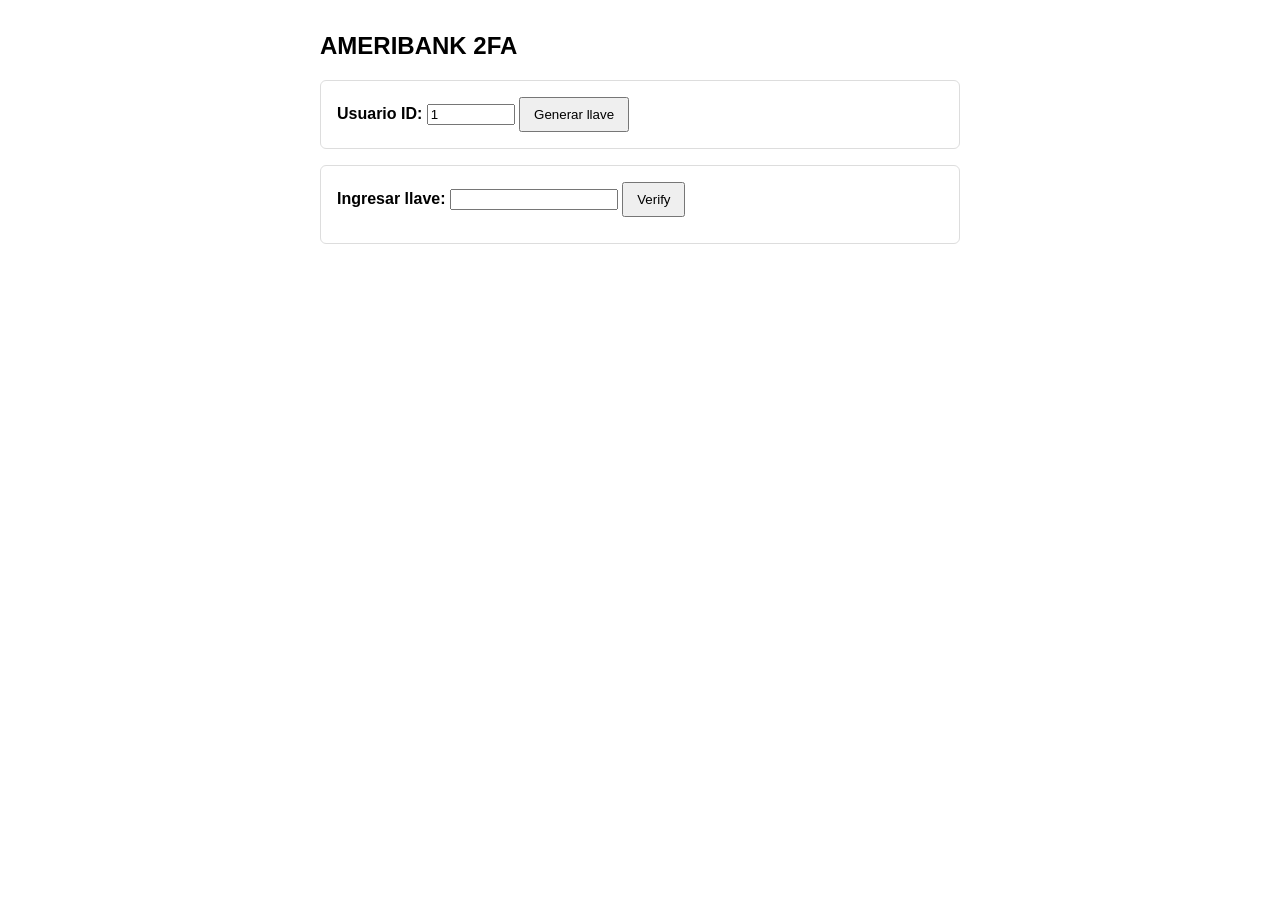
<file: src/main/resources/static/TwoFactor.html>
<!doctype html>
<html lang="en">
<head>
    <meta charset="utf-8" />
    <title>2FA</title>
    <style>
        body { font-family: Arial, sans-serif; max-width:640px; margin:2rem auto; }
        .box { border:1px solid #ddd; padding:1rem; border-radius:6px; margin-bottom:1rem; }
        .code { font-family: monospace; font-size:1.5rem; background:#f7f7f7; padding:.4rem .6rem; border-radius:4px; display:inline-block; }
        #qr { margin-top: .6rem; }
        .small { color:#666; font-size:.9rem; }
        button { padding:.5rem .8rem; }
    </style>
</head>
<body>
<h2>AMERIBANK 2FA</h2>

<div class="box">
    <label><strong>Usuario ID:</strong>
        <input id="usuarioId" type="number" value="1" style="width:80px" />
    </label>
    <button id="btnGenerate">Generar llave</button>
    <div id="generateResult" style="margin-top:.6rem; display:none;">
        <div>Llave 2FA: <span id="code" class="code"></span></div>
        <div class="small">Expira en <span id="countdown">30</span> segundos.</div>
        <div id="qr"></div>
    </div>
</div>

<div class="box">
    <label><strong>Ingresar llave:</strong>
        <input id="verifyInput" type="text" style="width:160px" />
    </label>
    <button id="btnVerify">Verify</button>
    <div id="verifyResult" style="margin-top:.6rem;"></div>
</div>

<script>
    // CONFIG: setear url de springboot
    const baseUrl = '';
    const EXPIRES = 30; // tiene que igualar el valor en '' para el evento de sql

    const btnGenerate = document.getElementById('btnGenerate');
    const btnVerify = document.getElementById('btnVerify');
    const usuarioIdEl = document.getElementById('usuarioId');
    const generateResult = document.getElementById('generateResult');
    const codeEl = document.getElementById('code');
    const countdownEl = document.getElementById('countdown');
    const qrEl = document.getElementById('qr');
    const verifyInput = document.getElementById('verifyInput');
    const verifyResult = document.getElementById('verifyResult');

    let countdownTimer = null;

    btnGenerate.addEventListener('click', async () => {
      const usuarioId = Number(usuarioIdEl.value) || 1;
      generateResult.style.display = 'none';
      verifyResult.textContent = '';
      try {
        const resp = await fetch(baseUrl + '/api/2fa/generate', {
          method: 'POST',
          headers: { 'Content-Type': 'application/json' },
          body: JSON.stringify({ usuarioId })
        });
        if (!resp.ok) {
          const txt = await resp.text();
          throw new Error('Server error: ' + txt);
        }
        const data = await resp.json();
        showGenerated(data.code, data.expiresIn || EXPIRES, usuarioId);
      } catch (err) {
        generateResult.style.display = 'block';
        codeEl.textContent = '—';
        countdownEl.textContent = '0';
        qrEl.innerHTML = '';
        verifyResult.textContent = 'Error generando key: ' + err.message;
      }
    });

    function showGenerated(code, expiresIn, usuarioId) {
      codeEl.textContent = code;
      generateResult.style.display = 'block';

      // Marca el temporizador
      clearInterval(countdownTimer);
      let remaining = expiresIn;
      countdownEl.textContent = String(remaining);
      countdownTimer = setInterval(() => {
        remaining--;
        countdownEl.textContent = String(Math.max(0, remaining));
        if (remaining <= 0) {
          clearInterval(countdownTimer);
        }
      }, 1000);
      verifyInput.value = '';
    }

    btnVerify.addEventListener('click', async () => {
      const usuarioId = Number(usuarioIdEl.value) || 1;
      const code = verifyInput.value.trim();
      verifyResult.textContent = '';
      if (!code) { verifyResult.textContent = 'Ingresa una clave.'; return; }
      try {
        const resp = await fetch(baseUrl + '/api/2fa/verify', {
          method: 'POST',
          headers: { 'Content-Type': 'application/json' },
          body: JSON.stringify({ usuarioId, code })
        });
        if (resp.ok) {
          const txt = await resp.text();
          verifyResult.style.color = 'blue';
          verifyResult.textContent = txt || 'LOL XD.';
        } else if (resp.status === 401) {
          const txt = await resp.text();
          verifyResult.style.color = 'purple';
          verifyResult.textContent = txt || 'Verificacion fallida o expirada.';
        } else {
          const txt = await resp.text();
          verifyResult.style.color = 'purple';
          verifyResult.textContent = 'Error: ' + txt;
        }
      } catch (err) {
        verifyResult.style.color = 'purple';
        verifyResult.textContent = 'Network error: ' + err.message;
      }
    });
</script>
</body>
</html>
</file>
<file: src/main/resources/static/css/style.css>
body {
    font-family: 'Segoe UI', sans-serif;
    background-color: #f4f4f4;
    margin: 0;
    padding: 0;
    text-align: center;
}

header {
    background-color: #003366;
    color: white;
    padding: 40px 20px;
}

.brand {
    color: #00cc99;
    font-weight: bold;
}

.menu {
    margin: 50px auto;
    display: flex;
    justify-content: center;
    gap: 30px;
}

.btn {
    background-color: #00cc99;
    color: white;
    padding: 15px 30px;
    text-decoration: none;
    border-radius: 8px;
    font-size: 16px;
}

.btn:hover {
    background-color: #009977;
}

footer {
    margin-top: 100px;
    font-size: 14px;
    color: #666;
}
</file>
